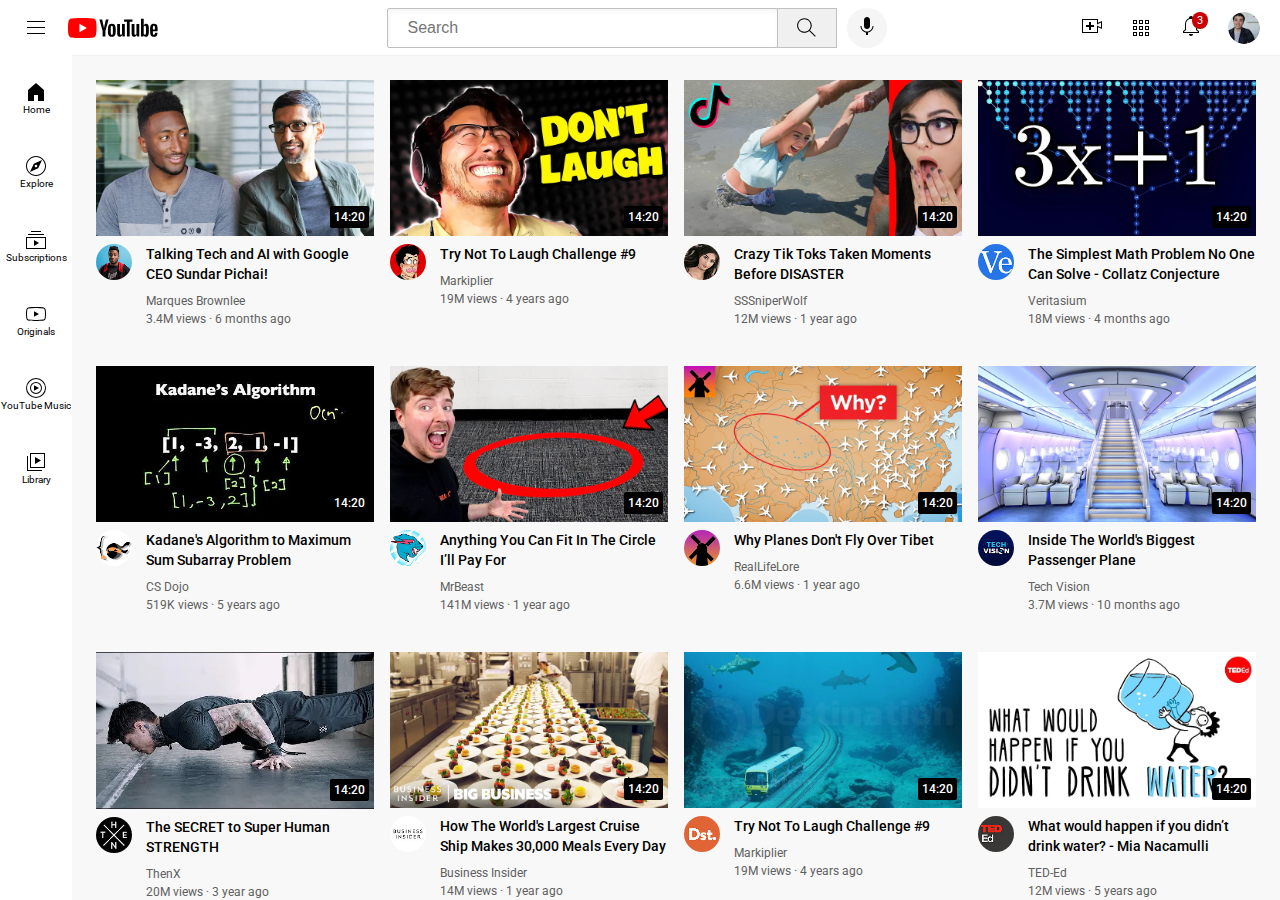
<file: index.html>
<!DOCTYPE html>
<html lang="en">
<head>
    <meta charset="UTF-8">
    <meta name="viewport" content="width=device-width, initial-scale=1.0">
    <title>YouTube.com Clone</title>
    <link rel="preconnect" href="https://fonts.googleapis.com">
    <link rel="preconnect" href="https://fonts.gstatic.com" crossorigin>
    <link href="https://fonts.googleapis.com/css2?family=Roboto:wght@400;500;700&display=swap" rel="stylesheet">

    <link rel="stylesheet" href="styles/general.css">
    <link rel="stylesheet" href="styles/header.css">
    <link rel="stylesheet" href="styles/video.css">
    <link rel="stylesheet" href="styles/sidebar.css">
</head>
<body>
    <div class="header">
        <div class="left-section">
            <img class="hamburger-menu" src="icons/hamburger-menu.svg" alt="">
            <img class="youtube-logo" src="icons/youtube-logo.svg" alt="">
        </div>
        <div class="middle-section">
            <input class="search-bar" type="text" type="text" placeholder="Search">
            <button class="search-button">
                <img class="search-icon" src="icons/search.svg" alt="">
                <div class="tooltip">Search</div>
            </button>
            <button class="voice-search-button">
                <img class="voice-search-icon" src="icons/voice-search-icon.svg" alt="">
                <div class="tooltip">Search with your voice</div>
            </button>
        </div>
        <div class="right-section">
            <div class="upload-icon-container">
                <img class="upload-icon" src="icons/upload.svg" alt="">
                <div class="tooltip">Create</div>
            </div>
            <img class="youtube-apps-icon" src="icons/youtube-apps.svg" alt="">
            <div class="notifications-icon-container">
                <img class="notifications-icon" src="icons/notifications.svg" alt="">
                <div class="notifications-count">3</div>
            </div>
            <img class="current-user-picture" src="channel-pictures/my-channel.jpeg" alt="">
        </div>
    </div>

    <div class="sidebar">
        <div class="sidebar-link">
            <img src="icons/home.svg" alt="">
            <div>Home</div>
        </div>
        <div class="sidebar-link">
            <img src="icons/explore.svg" alt="">
            <div>Explore</div>
        </div>
        <div class="sidebar-link">
            <img src="icons/subscriptions.svg" alt="">
            <div>Subscriptions</div>
        </div>
        <div class="sidebar-link">
            <img src="icons/originals.svg" alt="">
            <div>Originals</div>
        </div>
        <div class="sidebar-link">
            <img src="icons/youtube-music.svg" alt="">
            <div>YouTube Music</div>
        </div>
        <div class="sidebar-link">
            <img src="icons/library.svg" alt="">
            <div>Library</div>
        </div>
    </div>

    <div class="video-grid">
        <div class="video-preview">
            <div class="thumbnail-row">
                <img class="thumbnail" src="thumbnails/thumbnail-1.webp" alt="">
                <div class="video-time">14:20</div>
            </div>
            <div class="video-info-grid">
                <div class="channel-picture">
                    <img class="profile-picture" src="channel-pictures/channel-1.jpeg" alt="">
                </div>
                <div class="video-info">
                    <p class="video-title">Talking Tech and AI with Google CEO Sundar Pichai!</p>
                    <p class="video-author">Marques Brownlee</p>
                    <p class="video-stats">3.4M views &#183; 6 months ago</p>
                </div>
            </div>
        </div>
        <div class="video-preview">
            <div class="thumbnail-row">
                <img class="thumbnail" src="thumbnails/thumbnail-2.webp" alt="">
                <div class="video-time">14:20</div>
            </div>
            <div class="video-info-grid">
                <div class="channel-picture">
                    <img class="profile-picture" src="channel-pictures/channel-2.jpeg" alt="">
                </div>
                <div class="video-info">
                    <p class="video-title">Try Not To Laugh Challenge #9</p>
                    <p class="video-author">Markiplier</p>
                    <p class="video-stats">19M views &#183; 4 years ago</p>
                </div>
            </div>
        </div>

        <div class="video-preview">
            <div class="thumbnail-row">
                <img class="thumbnail" src="thumbnails/thumbnail-3.webp" alt="">
                <div class="video-time">14:20</div>
            </div>
            <div class="video-info-grid">
                <div class="channel-picture">
                    <img class="profile-picture" src="channel-pictures/channel-3.jpeg" alt="">
                </div>
                <div class="video-info">
                    <p class="video-title">Crazy Tik Toks Taken Moments Before DISASTER</p>
                    <p class="video-author">SSSniperWolf</p>
                    <p class="video-stats">12M views &#183; 1 year ago</p>
                </div>
            </div>
        </div>
        <div class="video-preview">
            <div class="thumbnail-row">
                <img class="thumbnail" src="thumbnails/thumbnail-4.webp" alt="">
                <div class="video-time">14:20</div>
            </div>
            <div class="video-info-grid">
                <div class="channel-picture">
                    <img class="profile-picture" src="channel-pictures/channel-4.jpeg" alt="">
                </div>
                <div class="video-info">
                    <p class="video-title">The Simplest Math Problem No One Can Solve - Collatz Conjecture</p>
                    <p class="video-author">Veritasium</p>
                    <p class="video-stats">18M views &#183; 4 months ago</p>
                </div>
            </div>
        </div>

        <div class="video-preview">
            <div class="thumbnail-row">
                <img class="thumbnail" src="thumbnails/thumbnail-5.webp" alt="">
                <div class="video-time">14:20</div>
            </div>
            <div class="video-info-grid">
                <div class="channel-picture">
                    <img class="profile-picture" src="channel-pictures/channel-5.jpeg" alt="">
                </div>
                <div class="video-info">
                    <p class="video-title">Kadane's Algorithm to Maximum Sum Subarray Problem</p>
                    <p class="video-author">CS Dojo</p>
                    <p class="video-stats">519K views &#183; 5 years ago</p>
                </div>
            </div>
        </div>
        <div class="video-preview">
            <div class="thumbnail-row">
                <img class="thumbnail" src="thumbnails/thumbnail-6.webp" alt="">
                <div class="video-time">14:20</div>
            </div>
            <div class="video-info-grid">
                <div class="channel-picture">
                    <img class="profile-picture" src="channel-pictures/channel-6.jpeg" alt="">
                </div>
                <div class="video-info">
                    <p class="video-title">Anything You Can Fit In The Circle I’ll Pay For</p>
                    <p class="video-author">MrBeast</p>
                    <p class="video-stats">141M views &#183; 1 year ago</p>
                </div>
            </div>
        </div>

        <div class="video-preview">
            <div class="thumbnail-row">
                <img class="thumbnail" src="thumbnails/thumbnail-7.webp" alt="">
                <div class="video-time">14:20</div>
            </div>
            <div class="video-info-grid">
                <div class="channel-picture">
                    <img class="profile-picture" src="channel-pictures/channel-7.jpeg" alt="">
                </div>
                <div class="video-info">
                    <p class="video-title">Why Planes Don't Fly Over Tibet</p>
                    <p class="video-author">RealLifeLore</p>
                    <p class="video-stats">6.6M views &#183; 1 year ago</p>
                </div>
            </div>
        </div>
        <div class="video-preview">
            <div class="thumbnail-row">
                <img class="thumbnail" src="thumbnails/thumbnail-8.webp" alt="">
                <div class="video-time">14:20</div>
            </div>
            <div class="video-info-grid">
                <div class="channel-picture">
                    <img class="profile-picture" src="channel-pictures/channel-8.jpeg" alt="">
                </div>
                <div class="video-info">
                    <p class="video-title">Inside The World's Biggest Passenger Plane</p>
                    <p class="video-author">Tech Vision</p>
                    <p class="video-stats">3.7M views &#183; 10 months ago</p>
                </div>
            </div>
        </div>
        <div class="video-preview">
            <div class="thumbnail-row">
                <img class="thumbnail" src="thumbnails/thumbnail-9.webp" alt="">
                <div class="video-time">14:20</div>
            </div>
            <div class="video-info-grid">
                <div class="channel-picture">
                    <img class="profile-picture" src="channel-pictures/channel-9.jpeg" alt="">
                </div>
                <div class="video-info">
                    <p class="video-title">The SECRET to Super Human STRENGTH</p>
                    <p class="video-author">ThenX</p>
                    <p class="video-stats">20M views &#183; 3 year ago</p>
                </div>
            </div>
        </div>
        <div class="video-preview">
            <div class="thumbnail-row">
                <img class="thumbnail" src="thumbnails/thumbnail-10.webp" alt="">
                <div class="video-time">14:20</div>
            </div>
            <div class="video-info-grid">
                <div class="channel-picture">
                    <img class="profile-picture" src="channel-pictures/channel-10.jpeg" alt="">
                </div>
                <div class="video-info">
                    <p class="video-title">How The World's Largest Cruise Ship Makes 30,000 Meals Every Day</p>
                    <p class="video-author">Business Insider</p>
                    <p class="video-stats">14M views &#183; 1 year ago</p>
                </div>
            </div>
        </div>
        
        <div class="video-preview">
            <div class="thumbnail-row">
                <img class="thumbnail" src="thumbnails/thumbnail-11.webp" alt="">
                <div class="video-time">14:20</div>
            </div>
            <div class="video-info-grid">
                <div class="channel-picture">
                    <img class="profile-picture" src="channel-pictures/channel-11.jpeg" alt="">
                </div>
                <div class="video-info">
                    <p class="video-title">Try Not To Laugh Challenge #9</p>
                    <p class="video-author">Markiplier</p>
                    <p class="video-stats">19M views &#183; 4 years ago</p>
                </div>
            </div>
        </div>
        <div class="video-preview">
            <div class="thumbnail-row">
                <img class="thumbnail" src="thumbnails/thumbnail-12.webp" alt="">
                <div class="video-time">14:20</div>
            </div>
            <div class="video-info-grid">
                <div class="channel-picture">
                    <img class="profile-picture" src="channel-pictures/channel-12.jpeg" alt="">
                </div>
                <div class="video-info">
                    <p class="video-title">What would happen if you didn’t drink water? - Mia Nacamulli</p>
                    <p class="video-author">TED-Ed</p>
                    <p class="video-stats">12M views &#183; 5 years ago</p>
                </div>
            </div>
        </div>
    </div>
</body>
</html>
</file>
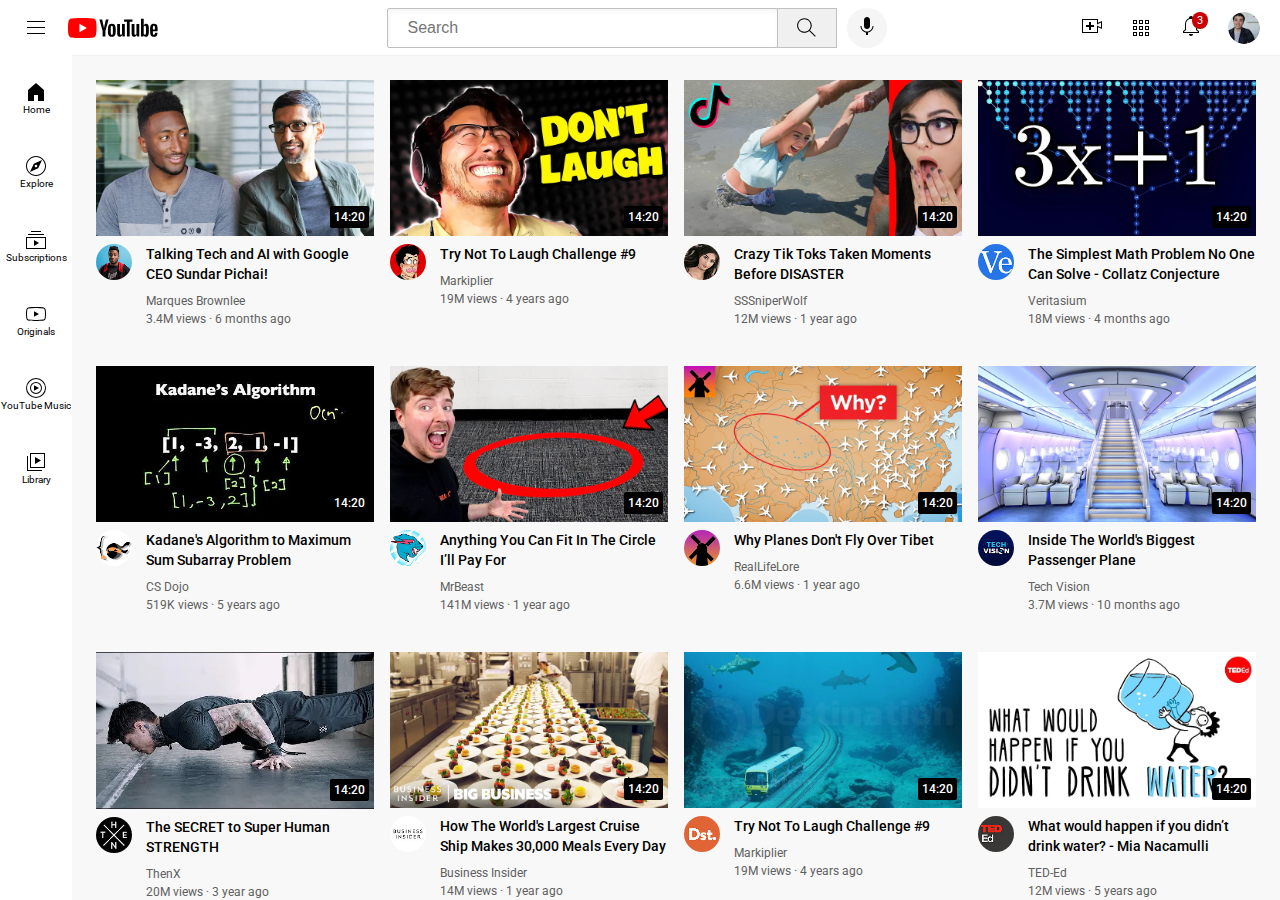
<file: youtube.html>
<!DOCTYPE html>
<html lang="en">
<head>
    <meta charset="UTF-8">
    <meta name="viewport" content="width=device-width, initial-scale=1.0">
    <title>YouTube.com Clone</title>
    <link rel="preconnect" href="https://fonts.googleapis.com">
    <link rel="preconnect" href="https://fonts.gstatic.com" crossorigin>
    <link href="https://fonts.googleapis.com/css2?family=Roboto:wght@400;500;700&display=swap" rel="stylesheet">

    <link rel="stylesheet" href="styles/general.css">
    <link rel="stylesheet" href="styles/header.css">
    <link rel="stylesheet" href="styles/video.css">
    <link rel="stylesheet" href="styles/sidebar.css">
</head>
<body>
    <div class="header">
        <div class="left-section">
            <img class="hamburger-menu" src="icons/hamburger-menu.svg" alt="">
            <img class="youtube-logo" src="icons/youtube-logo.svg" alt="">
        </div>
        <div class="middle-section">
            <input class="search-bar" type="text" type="text" placeholder="Search">
            <button class="search-button">
                <img class="search-icon" src="icons/search.svg" alt="">
                <div class="tooltip">Search</div>
            </button>
            <button class="voice-search-button">
                <img class="voice-search-icon" src="icons/voice-search-icon.svg" alt="">
                <div class="tooltip">Search with your voice</div>
            </button>
        </div>
        <div class="right-section">
            <div class="upload-icon-container">
                <img class="upload-icon" src="icons/upload.svg" alt="">
                <div class="tooltip">Create</div>
            </div>
            <img class="youtube-apps-icon" src="icons/youtube-apps.svg" alt="">
            <div class="notifications-icon-container">
                <img class="notifications-icon" src="icons/notifications.svg" alt="">
                <div class="notifications-count">3</div>
            </div>
            <img class="current-user-picture" src="channel-pictures/my-channel.jpeg" alt="">
        </div>
    </div>

    <div class="sidebar">
        <div class="sidebar-link">
            <img src="icons/home.svg" alt="">
            <div>Home</div>
        </div>
        <div class="sidebar-link">
            <img src="icons/explore.svg" alt="">
            <div>Explore</div>
        </div>
        <div class="sidebar-link">
            <img src="icons/subscriptions.svg" alt="">
            <div>Subscriptions</div>
        </div>
        <div class="sidebar-link">
            <img src="icons/originals.svg" alt="">
            <div>Originals</div>
        </div>
        <div class="sidebar-link">
            <img src="icons/youtube-music.svg" alt="">
            <div>YouTube Music</div>
        </div>
        <div class="sidebar-link">
            <img src="icons/library.svg" alt="">
            <div>Library</div>
        </div>
    </div>

    <div class="video-grid">
        <div class="video-preview">
            <div class="thumbnail-row">
                <img class="thumbnail" src="thumbnails/thumbnail-1.webp" alt="">
                <div class="video-time">14:20</div>
            </div>
            <div class="video-info-grid">
                <div class="channel-picture">
                    <img class="profile-picture" src="channel-pictures/channel-1.jpeg" alt="">
                </div>
                <div class="video-info">
                    <p class="video-title">Talking Tech and AI with Google CEO Sundar Pichai!</p>
                    <p class="video-author">Marques Brownlee</p>
                    <p class="video-stats">3.4M views &#183; 6 months ago</p>
                </div>
            </div>
        </div>
        <div class="video-preview">
            <div class="thumbnail-row">
                <img class="thumbnail" src="thumbnails/thumbnail-2.webp" alt="">
                <div class="video-time">14:20</div>
            </div>
            <div class="video-info-grid">
                <div class="channel-picture">
                    <img class="profile-picture" src="channel-pictures/channel-2.jpeg" alt="">
                </div>
                <div class="video-info">
                    <p class="video-title">Try Not To Laugh Challenge #9</p>
                    <p class="video-author">Markiplier</p>
                    <p class="video-stats">19M views &#183; 4 years ago</p>
                </div>
            </div>
        </div>

        <div class="video-preview">
            <div class="thumbnail-row">
                <img class="thumbnail" src="thumbnails/thumbnail-3.webp" alt="">
                <div class="video-time">14:20</div>
            </div>
            <div class="video-info-grid">
                <div class="channel-picture">
                    <img class="profile-picture" src="channel-pictures/channel-3.jpeg" alt="">
                </div>
                <div class="video-info">
                    <p class="video-title">Crazy Tik Toks Taken Moments Before DISASTER</p>
                    <p class="video-author">SSSniperWolf</p>
                    <p class="video-stats">12M views &#183; 1 year ago</p>
                </div>
            </div>
        </div>
        <div class="video-preview">
            <div class="thumbnail-row">
                <img class="thumbnail" src="thumbnails/thumbnail-4.webp" alt="">
                <div class="video-time">14:20</div>
            </div>
            <div class="video-info-grid">
                <div class="channel-picture">
                    <img class="profile-picture" src="channel-pictures/channel-4.jpeg" alt="">
                </div>
                <div class="video-info">
                    <p class="video-title">The Simplest Math Problem No One Can Solve - Collatz Conjecture</p>
                    <p class="video-author">Veritasium</p>
                    <p class="video-stats">18M views &#183; 4 months ago</p>
                </div>
            </div>
        </div>

        <div class="video-preview">
            <div class="thumbnail-row">
                <img class="thumbnail" src="thumbnails/thumbnail-5.webp" alt="">
                <div class="video-time">14:20</div>
            </div>
            <div class="video-info-grid">
                <div class="channel-picture">
                    <img class="profile-picture" src="channel-pictures/channel-5.jpeg" alt="">
                </div>
                <div class="video-info">
                    <p class="video-title">Kadane's Algorithm to Maximum Sum Subarray Problem</p>
                    <p class="video-author">CS Dojo</p>
                    <p class="video-stats">519K views &#183; 5 years ago</p>
                </div>
            </div>
        </div>
        <div class="video-preview">
            <div class="thumbnail-row">
                <img class="thumbnail" src="thumbnails/thumbnail-6.webp" alt="">
                <div class="video-time">14:20</div>
            </div>
            <div class="video-info-grid">
                <div class="channel-picture">
                    <img class="profile-picture" src="channel-pictures/channel-6.jpeg" alt="">
                </div>
                <div class="video-info">
                    <p class="video-title">Anything You Can Fit In The Circle I’ll Pay For</p>
                    <p class="video-author">MrBeast</p>
                    <p class="video-stats">141M views &#183; 1 year ago</p>
                </div>
            </div>
        </div>

        <div class="video-preview">
            <div class="thumbnail-row">
                <img class="thumbnail" src="thumbnails/thumbnail-7.webp" alt="">
                <div class="video-time">14:20</div>
            </div>
            <div class="video-info-grid">
                <div class="channel-picture">
                    <img class="profile-picture" src="channel-pictures/channel-7.jpeg" alt="">
                </div>
                <div class="video-info">
                    <p class="video-title">Why Planes Don't Fly Over Tibet</p>
                    <p class="video-author">RealLifeLore</p>
                    <p class="video-stats">6.6M views &#183; 1 year ago</p>
                </div>
            </div>
        </div>
        <div class="video-preview">
            <div class="thumbnail-row">
                <img class="thumbnail" src="thumbnails/thumbnail-8.webp" alt="">
                <div class="video-time">14:20</div>
            </div>
            <div class="video-info-grid">
                <div class="channel-picture">
                    <img class="profile-picture" src="channel-pictures/channel-8.jpeg" alt="">
                </div>
                <div class="video-info">
                    <p class="video-title">Inside The World's Biggest Passenger Plane</p>
                    <p class="video-author">Tech Vision</p>
                    <p class="video-stats">3.7M views &#183; 10 months ago</p>
                </div>
            </div>
        </div>
        <div class="video-preview">
            <div class="thumbnail-row">
                <img class="thumbnail" src="thumbnails/thumbnail-9.webp" alt="">
                <div class="video-time">14:20</div>
            </div>
            <div class="video-info-grid">
                <div class="channel-picture">
                    <img class="profile-picture" src="channel-pictures/channel-9.jpeg" alt="">
                </div>
                <div class="video-info">
                    <p class="video-title">The SECRET to Super Human STRENGTH</p>
                    <p class="video-author">ThenX</p>
                    <p class="video-stats">20M views &#183; 3 year ago</p>
                </div>
            </div>
        </div>
        <div class="video-preview">
            <div class="thumbnail-row">
                <img class="thumbnail" src="thumbnails/thumbnail-10.webp" alt="">
                <div class="video-time">14:20</div>
            </div>
            <div class="video-info-grid">
                <div class="channel-picture">
                    <img class="profile-picture" src="channel-pictures/channel-10.jpeg" alt="">
                </div>
                <div class="video-info">
                    <p class="video-title">How The World's Largest Cruise Ship Makes 30,000 Meals Every Day</p>
                    <p class="video-author">Business Insider</p>
                    <p class="video-stats">14M views &#183; 1 year ago</p>
                </div>
            </div>
        </div>
        
        <div class="video-preview">
            <div class="thumbnail-row">
                <img class="thumbnail" src="thumbnails/thumbnail-11.webp" alt="">
                <div class="video-time">14:20</div>
            </div>
            <div class="video-info-grid">
                <div class="channel-picture">
                    <img class="profile-picture" src="channel-pictures/channel-11.jpeg" alt="">
                </div>
                <div class="video-info">
                    <p class="video-title">Try Not To Laugh Challenge #9</p>
                    <p class="video-author">Markiplier</p>
                    <p class="video-stats">19M views &#183; 4 years ago</p>
                </div>
            </div>
        </div>
        <div class="video-preview">
            <div class="thumbnail-row">
                <img class="thumbnail" src="thumbnails/thumbnail-12.webp" alt="">
                <div class="video-time">14:20</div>
            </div>
            <div class="video-info-grid">
                <div class="channel-picture">
                    <img class="profile-picture" src="channel-pictures/channel-12.jpeg" alt="">
                </div>
                <div class="video-info">
                    <p class="video-title">What would happen if you didn’t drink water? - Mia Nacamulli</p>
                    <p class="video-author">TED-Ed</p>
                    <p class="video-stats">12M views &#183; 5 years ago</p>
                </div>
            </div>
        </div>
    </div>
</body>
</html>
</file>
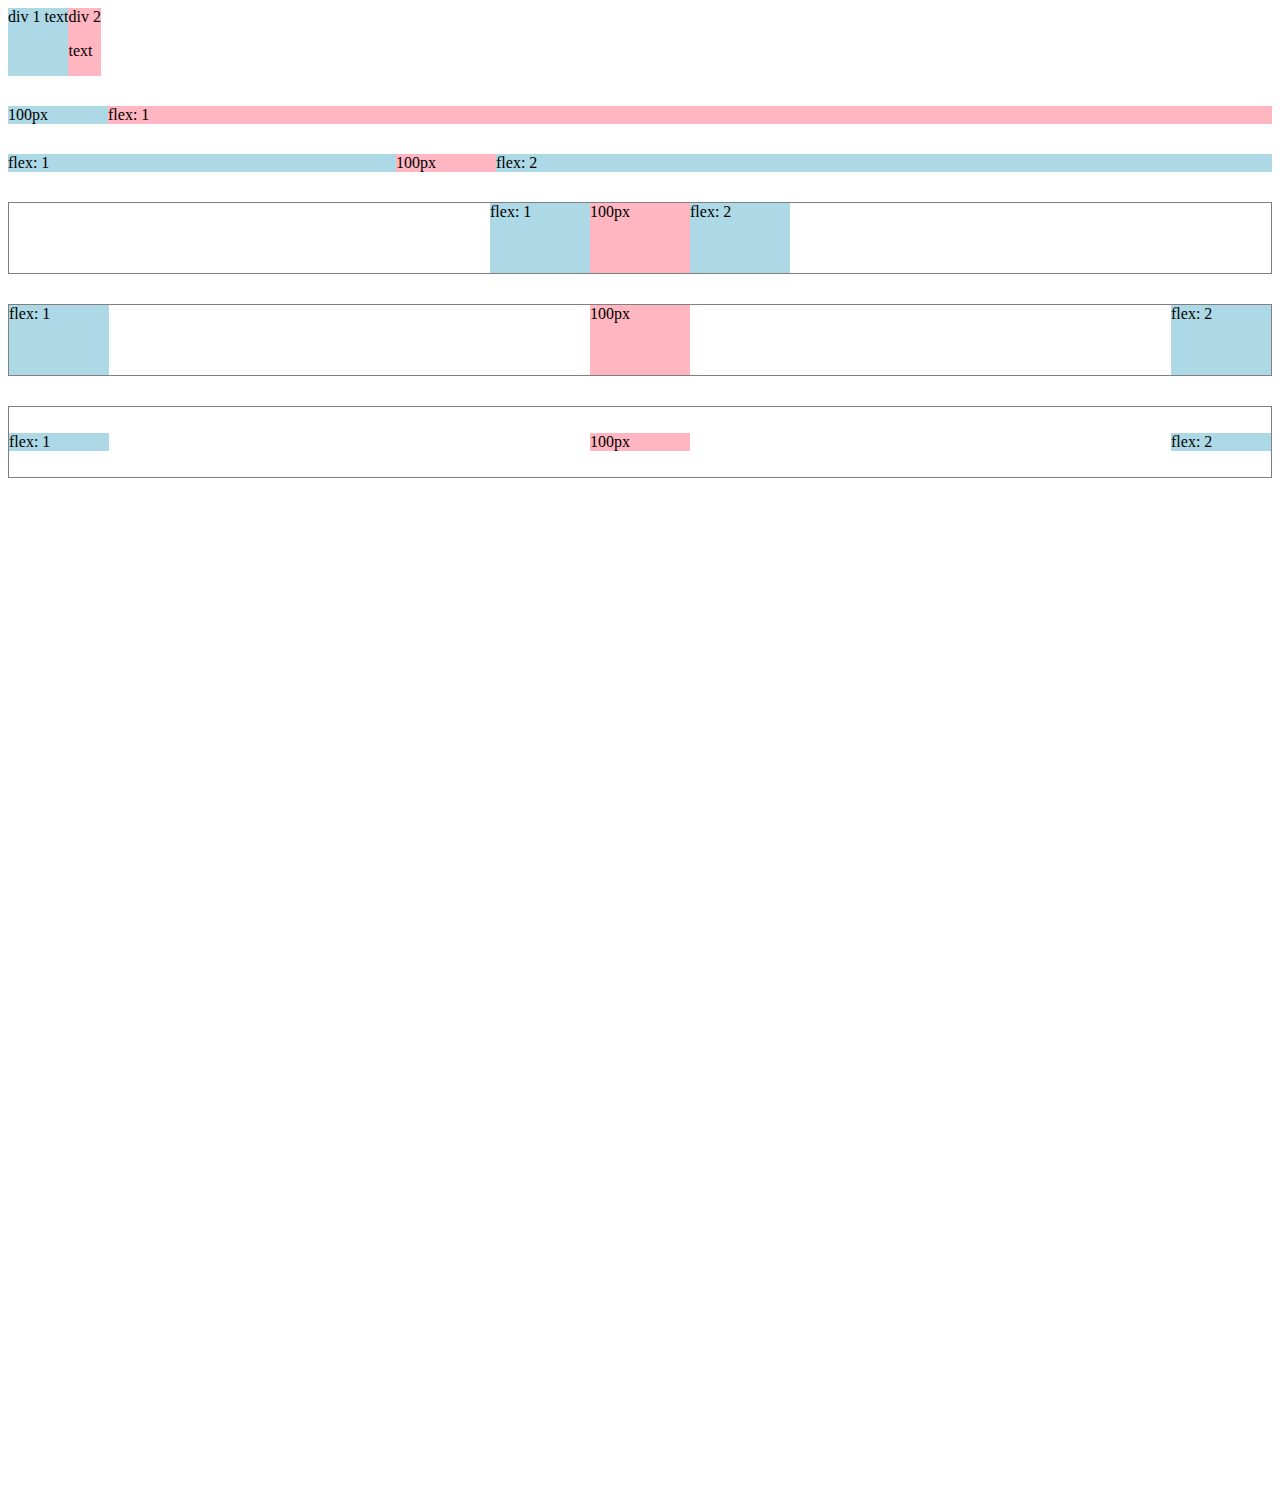
<file: intro-to-html/flexbox.html>
<!DOCTYPE html>
<html lang="en">
<head>
    <title>Flexbox Practice</title>
</head>
<body style="padding-bottom: 1000px;">
    <div style="
        display: flex;
        flex-direction: row;
    ">
        <div style="background-color: lightblue;">div 1 text</div>
        <div style="background-color: lightpink;">div 2 <p>text</p></div>
    </div>

    <div style="
        margin-top: 30px;
        display: flex;
        flex-direction: row;
    ">
        <div style="background-color: lightblue; width: 100px">100px</div>
        <div style="background-color: lightpink; flex: 1;">flex: 1</div>
    </div>

    <div style="
    margin-top: 30px;
    display: flex;
    flex-direction: row;
    ">
    <div style="background-color: lightblue; flex: 1;">flex: 1</div>
    <div style="background-color: lightpink; width: 100px">100px</div>
    <div style="background-color: lightblue; flex: 2;">flex: 2</div>
    </div>
    

    <div style="
    margin-top: 30px;
    height: 70px;
    border-width: 1px;
    border-style: solid;
    border-color: gray;
    display: flex;
    flex-direction: row;
    justify-content: center;
    ">
    <div style="background-color: lightblue; width: 100px;">flex: 1</div>
    <div style="background-color: lightpink; width: 100px;">100px</div>
    <div style="background-color: lightblue; width: 100px;">flex: 2</div>
    </div>


    <div style="
    margin-top: 30px;
    height: 70px;
    border-width: 1px;
    border-style: solid;
    border-color: gray;
    display: flex;
    flex-direction: row;
    justify-content: space-between;
    ">
    <div style="background-color: lightblue; width: 100px;">flex: 1</div>
    <div style="background-color: lightpink; width: 100px;">100px</div>
    <div style="background-color: lightblue; width: 100px;">flex: 2</div>
    </div>
    
    
    <div style="
    margin-top: 30px;
    height: 70px;
    border-width: 1px;
    border-style: solid;
    border-color: gray;
    display: flex;
    flex-direction: row;
    justify-content: space-between;
    align-items: center;
    ">
    <div style="background-color: lightblue; width: 100px;">flex: 1</div>
    <div style="background-color: lightpink; width: 100px;">100px</div>
    <div style="background-color: lightblue; width: 100px;">flex: 2</div>
    </div>
</div>
</body>
</html>
</file>
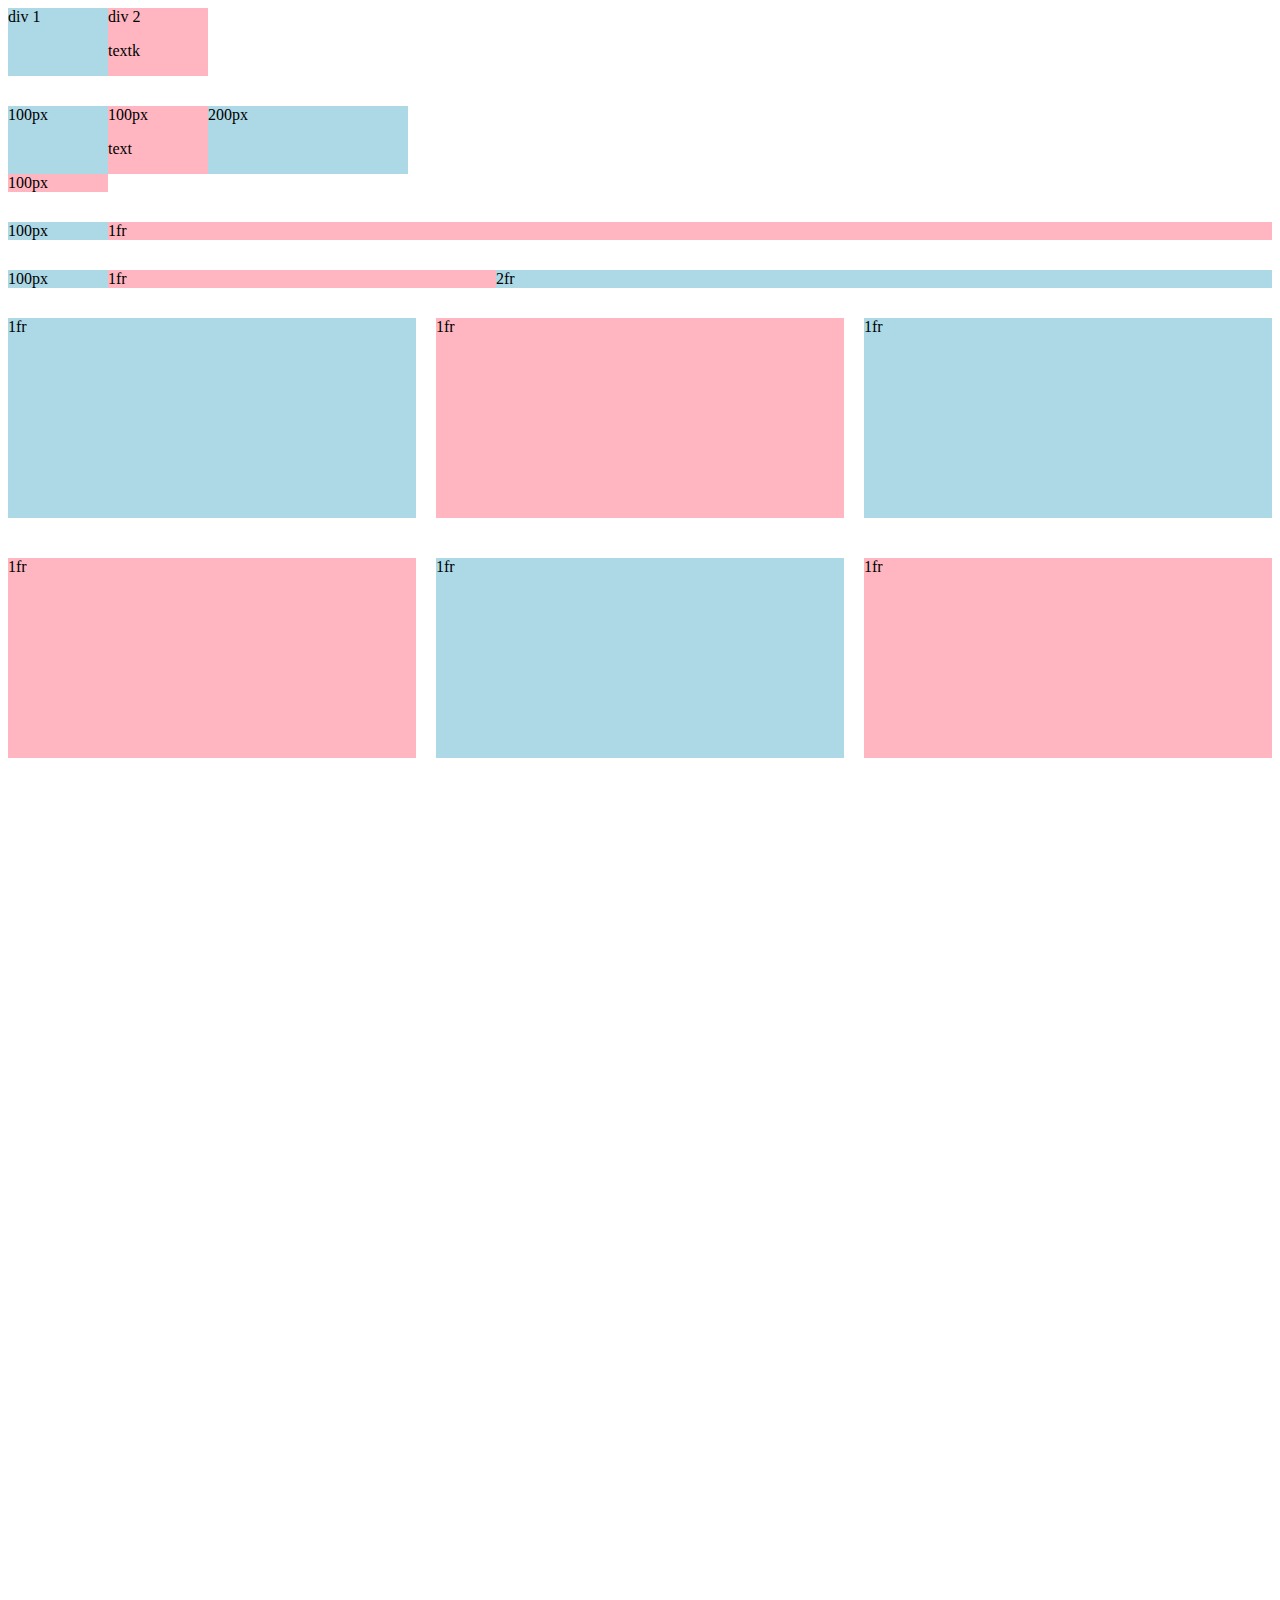
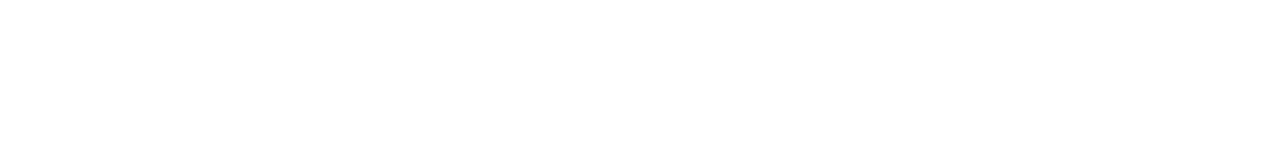
<file: intro-to-html/grid.html>
<!DOCTYPE html>
<html lang="en">
<head>
    <title>Grid Practice</title>
</head>
<body style="padding-bottom: 1000px;">
    <div style="
        display: grid;
        grid-template-columns: 100px 100px;
        ">
        <div style="background-color: lightblue;">div 1</div>
        <div style="background-color: lightpink;">div 2<p>textk</p></div>
    </div>
    <div style="
        margin-top: 30px;
        display: grid;
        grid-template-columns: 100px 100px 200px;
        ">
        <div style="background-color: lightblue;">100px</div>
        <div style="background-color: lightpink;">100px<p>text</p></div>
        <div style="background-color: lightblue;">200px</div>
        <div style="background-color: lightpink;">100px</div>
    </div>
    <div style="
        margin-top: 30px;
        display: grid;
        grid-template-columns: 100px 1fr;
        ">
        <div style="background-color: lightblue;">100px</div>
        <div style="background-color: lightpink;">1fr</div>
    </div>
    <div style="
        margin-top: 30px;
        display: grid;
        grid-template-columns: 100px 1fr 2fr;
        ">
        <div style="background-color: lightblue;">100px</div>
        <div style="background-color: lightpink;">1fr</div>
        <div style="background-color: lightblue;">2fr</div>
    </div>
    <div style="
    margin-top: 30px;
    display: grid;
    grid-template-columns: 1fr 1fr 1fr;
    column-gap: 20px;
    row-gap: 40px;
    ">
    <div style="background-color: lightblue; height: 200px;">1fr</div>
    <div style="background-color: lightpink; height: 200px;">1fr</div>
    <div style="background-color: lightblue; height: 200px;">1fr</div>
    <div style="background-color: lightpink; height: 200px;">1fr</div>
    <div style="background-color: lightblue; height: 200px;">1fr</div>
    <div style="background-color: lightpink; height: 200px;">1fr</div>
</div>
</body>
</html>
</file>
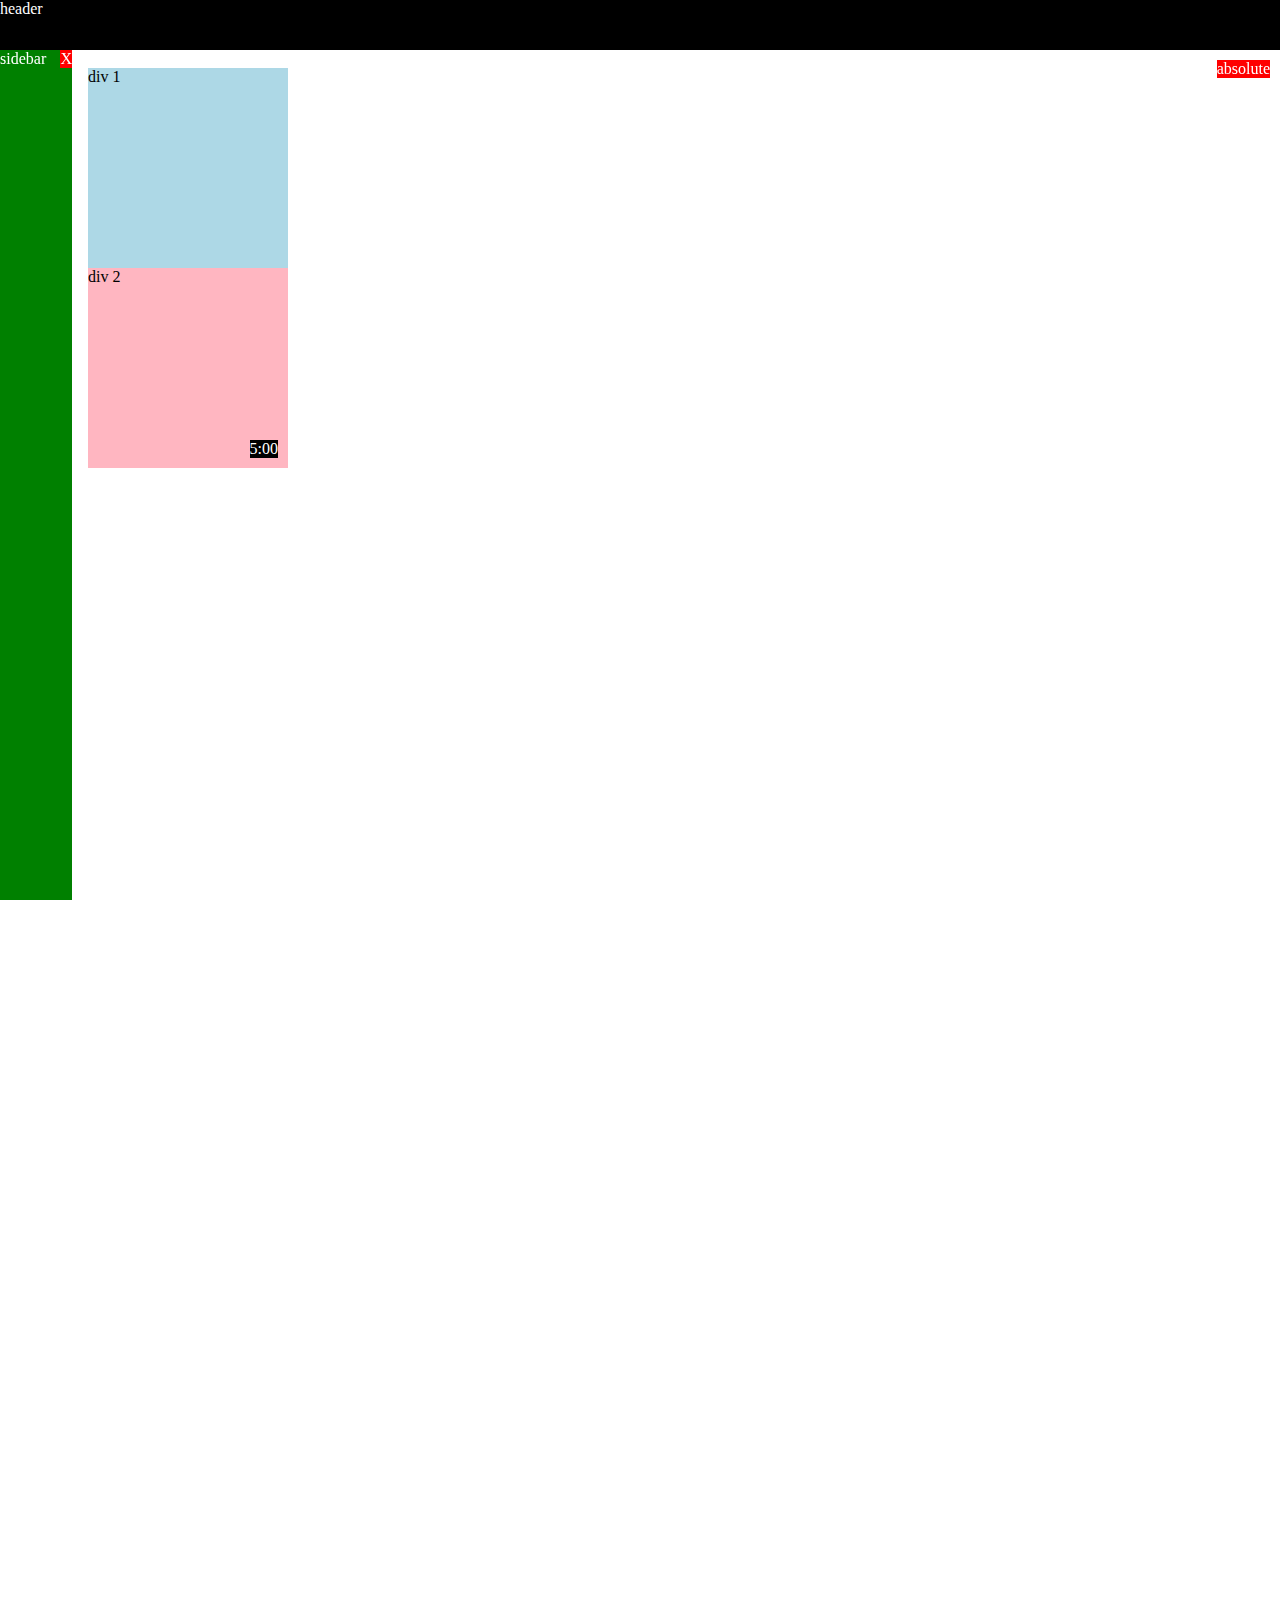
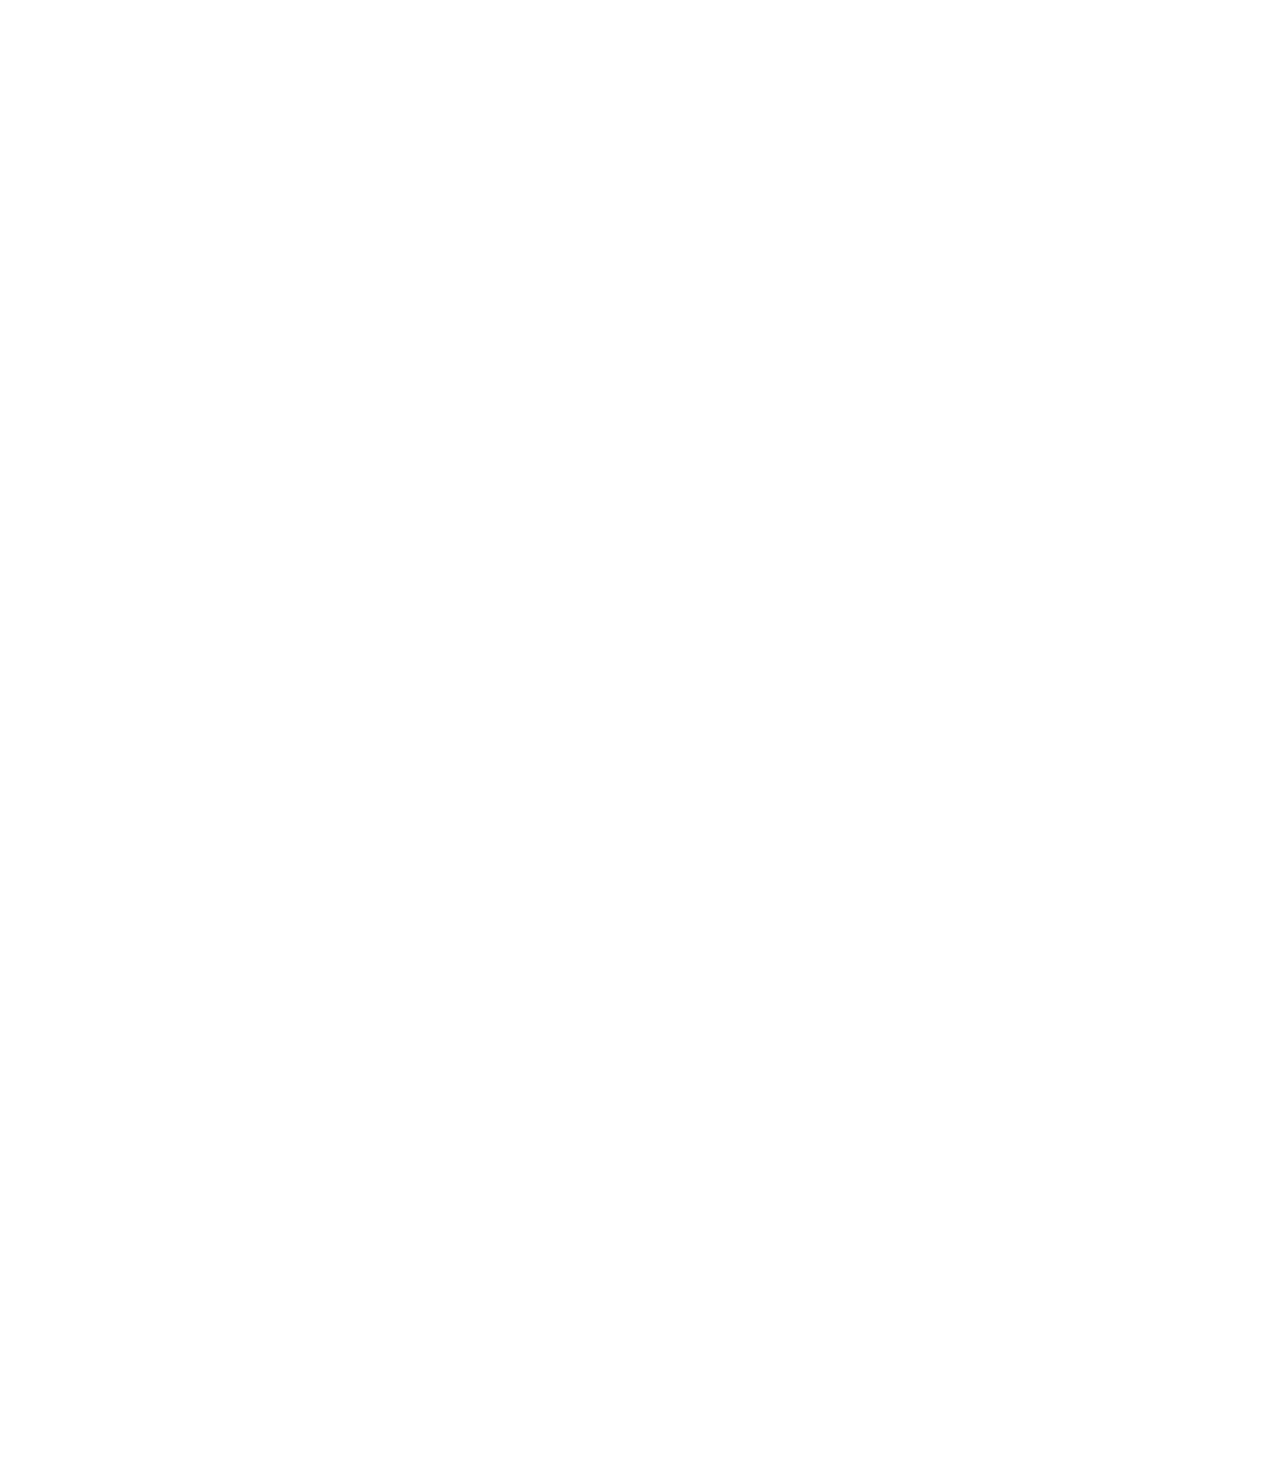
<file: intro-to-html/position.html>
<!DOCTYPE html>
<html lang="en">
<head>
    <title>Position Practice</title>
</head>
<body style="
    height: 3000px;
    padding-top: 60px;
    padding-left: 80px; 
">
    <div style="
    background-color: black;
    color: white;
    position: fixed;
    top: 0;
    left: 0;
    right: 0;
    height: 50px;
    ">header</div>

    <div style="
        background-color: green;
        color: white;
        position: fixed;
        left: 0;
        bottom: 0;
        top: 50px;
        width: 72px;
    ">
        sidebar
        <div style="
        position: absolute;
        background-color: red;
        color: white;
        top: 0px;
        right: 0px;
        ">
            X
        </div>
    </div>

    <div style="
    position: absolute;
    background-color: red;
    color: white;
    top: 60px;
    right: 10px;
    ">
        absolute
    </div>

    <div style="
    background-color: lightblue;
    height: 200px;
    width: 200px;
    position: static;
    ">div 1</div>

    <div style="
    background-color: lightpink;
    height: 200px;
    width: 200px;
    position: relative;
    ">div 2
        <div style="
        position: absolute;
        background-color: black;
        color: white;
        bottom: 10px;
        right: 10px;
        ">
            5:00
        </div>
    </div>
</body>
</html>
</file>
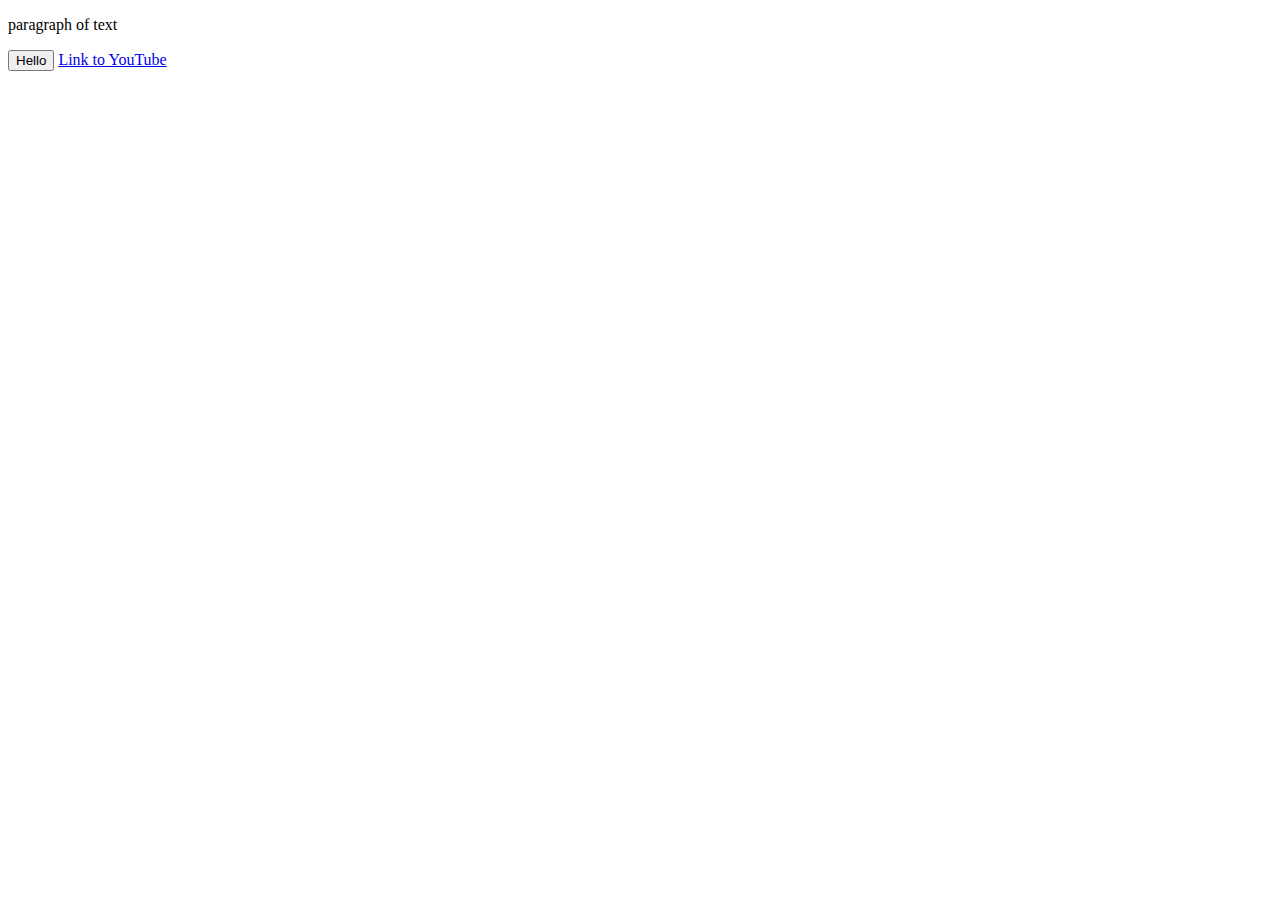
<file: intro-to-html/website.html>
<!DOCTYPE html>
<html lang="en">
<head>
    <meta charset="UTF-8">
    <meta name="viewport" content="width=device-width, initial-scale=1.0">
    <title>First Website</title>
</head>
<body>
    <p>
        paragraph of text
    </p>

    <button>
        Hello
    </button>

    <a href="https://www.youtube.com">
        Link to YouTube
    </a>
</body>
</html>
</file>
<file: styles/general.css>
p{
    font-family: Roboto, Arial;
    margin-top: 0;
    margin-bottom: 0;
}

body {
    font-family: Roboto, Arial;
    margin: 0;
    padding-top: 80px;
    padding-left: 96px;
    padding-right: 24px;
    background-color: rgb(248, 248, 248);
}
</file>
<file: styles/header.css>
.header{
    height: 55px;

    display: flex;
    flex-direction: row;
    justify-content: space-between;

    position: fixed;
    top: 0;
    left: 0;
    right: 0;
    z-index: 100;

    background-color: white;
    border-bottom-width: 1px;
    border-bottom-style: solid;
    border-bottom-color: rgb(240, 240, 240);

}

.left-section{
    display: flex;
    align-items: center;
}
.hamburger-menu{
    height: 24px;
    margin-left: 24px;
    margin-right: 20px;
}
.youtube-logo{
    height: 20px;
}
.middle-section{
    flex: 1;
    margin-left: 70px;
    margin-right: 35px;
    max-width: 500px;
    display: flex;
    align-items: center;
}
.search-bar{
    flex: 1;
    height: 36px;
    padding-left: 10px;
    font-size: 16px;
    border: 1px solid rgb(192,192,192);
    border-radius: 2px;
    box-shadow: inset 1px 2px 5px rgba(0, 0, 0, 0.05);
    width: 0;
}

.search-bar::placeholder{
    font-size: 16px;
    padding-left: 10px;
}

.search-button{
    height: 40px;
    width: 60px;
    background-color: rgb(240, 240, 240);
    border-width: 1px;
    border-style: solid;
    border-color: rgb(192,192,192);
    margin-left: -1px;
    margin-right: 10px;
    position: relative;
}

.search-button, 
.voice-search-button
.upload-icon-container{
    display: flex;
    justify-content: center;
    align-items: center;
    position: relative;

}

.search-button .tooltip,
.voice-search-button .tooltip,
.upload-icon-container .tooltip
{
    position: absolute;
    background-color: gray;
    color: white;
    padding-top: 4px;
    padding-bottom: 4px;
    padding-left: 8px;
    padding-right: 8px;
    border-radius: 2px;
    font-size: 12px;
    bottom: -30px;
    opacity: 0;
    transition: opacity 0.15s;
    pointer-events: none;
    white-space: nowrap;
}

.search-button:hover .tooltip,
.voice-search-button:hover .tooltip
.upload-icon-container:hover .tooltip
{
    opacity: 1;
}

.search-icon{
    height: 25px;
}

.voice-search-button{
    height: 40px;
    width: 40px;
    border-radius: 20px;
    border: none;
    background-color: rgb(245, 245, 245);
}

.voice-search-icon{
    height: 24px;
}

.right-section{
    width: 180px;
    margin-right: 20px;
    display: flex;
    align-items: center;
    justify-content: space-between;
    flex-shrink: 0;
}

.upload-icon{
    height: 24px;
}

.youtube-apps-icon{
    height: 24px;
}

.notifications-icon{
    height: 24px; 
}

.notifications-icon-container{
    position: relative;
}

.notifications-count{
    position: absolute;
    top: -2px;
    right: -5px;
    background-color: rgb(200, 0, 0);
    color: white;
    font-size: 11px;
    padding-left: 5px;
    padding-right: 5px;
    padding-top: 2px;
    padding-bottom: 2px;
    border-radius: 10px;
}

.current-user-picture{
    height: 32px;
    border-radius: 16px;
}
</file>
<file: styles/video.css>
.thumbnail{
    width: 100%;
    display: block;
}

.video-title{
    margin-top: 0;
    font-size: 14px;
    font-weight: 500;
    line-height: 20px;
    margin-bottom: 10px;
}

.video-info-grid{
    display: grid;
    grid-template-columns: 50px 1fr;
}

.profile-picture{
    width: 36px;
    border-radius: 50px;
}
.thumbnail-row{
    margin-bottom: 8px;
    position: relative;
}
.video-author,
.video-stats {
    font-size: 12px;
    color: rgb(96, 96, 96);
}

.video-author{
    margin-bottom: 4px;
}

.video-grid{
    display: grid;
    grid-template-columns: 1fr 1fr 1fr;
    column-gap: 16px;
    row-gap: 40px;
}

@media (max-width: 750px){
    .video-grid{
        grid-template-columns: 1fr 1fr;
    }
}


@media (min-width: 751px) and (max-width: 999px){
    .video-grid{
        grid-template-columns: 1fr 1fr 1fr;
    }
}

@media (min-width: 1000px){
    .video-grid{
        grid-template-columns: 1fr 1fr 1fr 1fr;
    }
}

.video-time{
    font-size: 12px;
    font-weight: 500;
    padding: 4px;
    border-radius: 2px;
    background-color: black;
    color: white;
    position: absolute;
    bottom: 8px;
    right: 5px;
}
</file>
<file: styles/sidebar.css>
.sidebar{
    position: fixed;
    left: 0;
    bottom: 0;
    top: 55px;
    background-color: white;
    width: 72px;
    z-index: 200;
    padding-top: 5px;
}

.sidebar-link{
    height: 74px;
    display: flex;
    justify-content: center;
    align-items: center;
    flex-direction: column;
    cursor: pointer;
}

.sidebar-link:hover{
    background-color: rgb(235, 235, 235);
}

.sidebar-link img{
    height: 24px;
}

.sidebar-link div{
    font-size: 10px;
}
</file>
